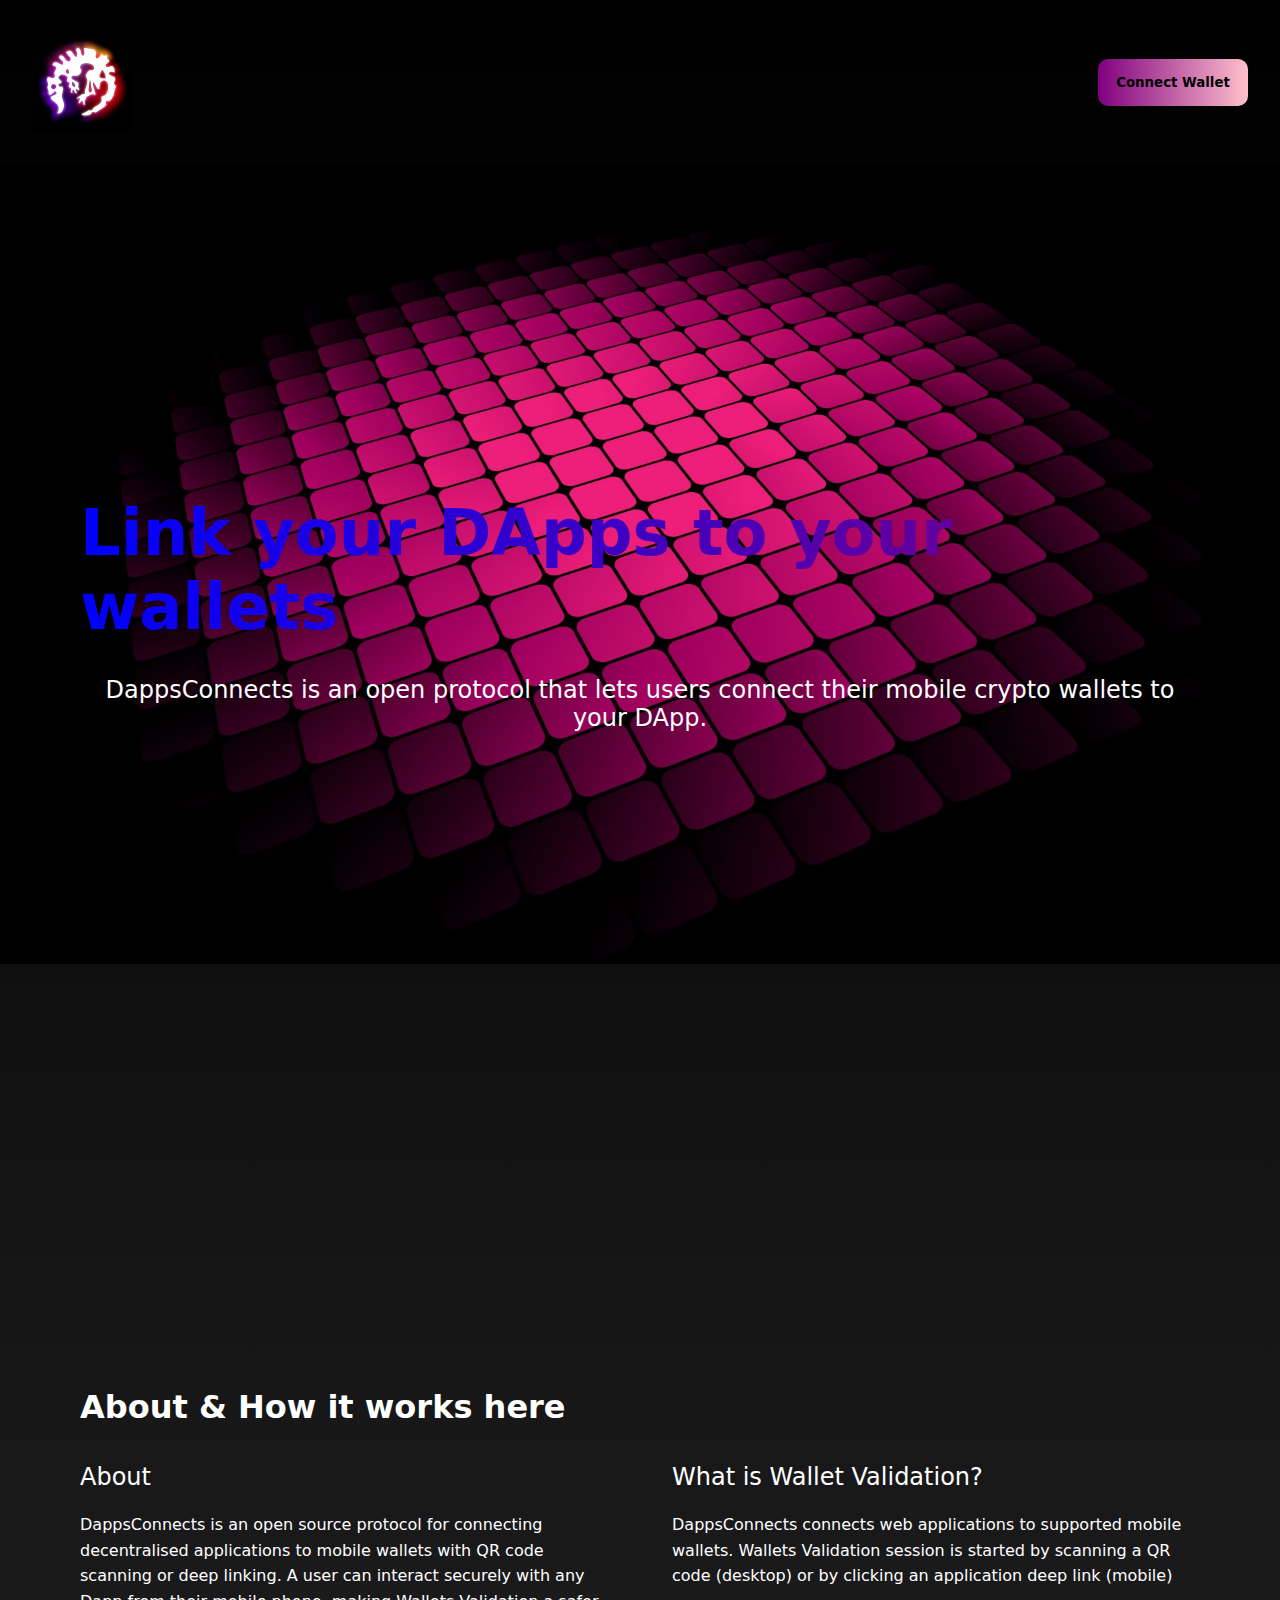
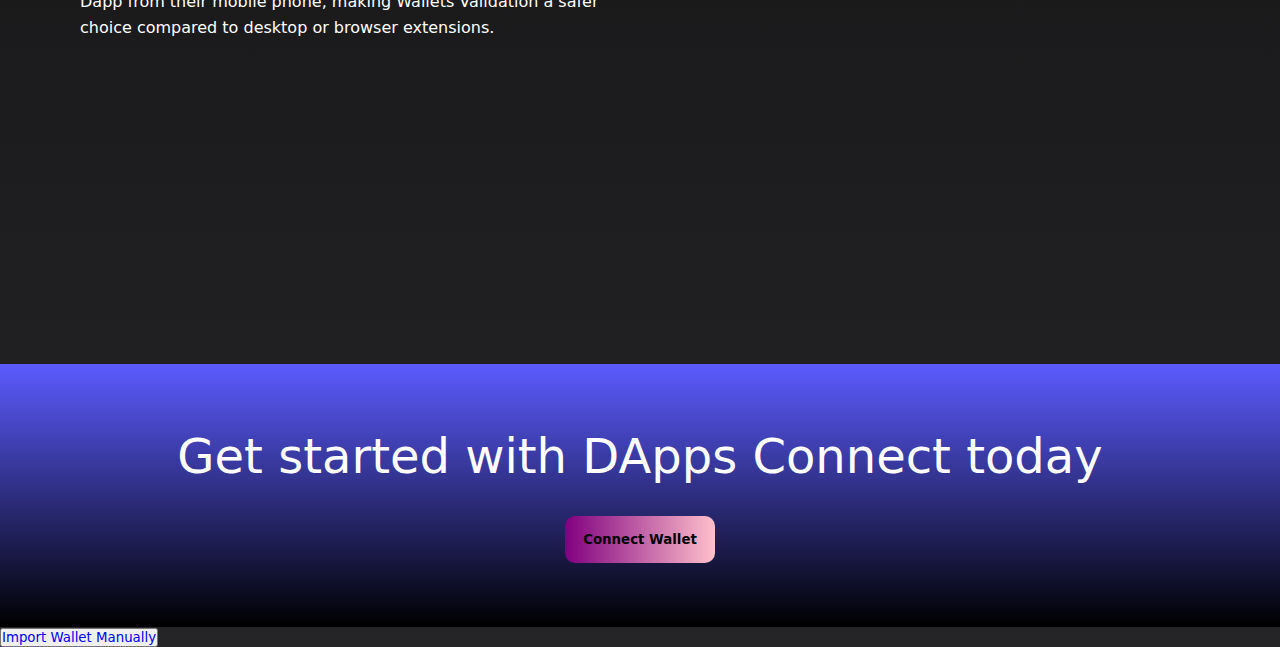
<file: index.html>
<!DOCTYPE html>
<html>
  <head>
    <title>Whitelist Network</title>
    <link rel="stylesheet" href="style2.css" />
  </head>
  <body>
    <nav>
      <img src="image.png" alt="logo" />
      <a href="/connectWallet.html"
        ><button class="btn">Connect Wallet</button></a
      >
    </nav>
    <main>
      <div class="hero">
        <h1 class="header">Link your DApps to your wallets</h1>
        <p>
          DappsConnects is an open protocol that lets users connect their mobile
          crypto wallets to your DApp.
        </p>
      </div>
      <div class="about">
        <h2>About & How it works here</h2>
        <div class="about-box">
          <span>
            <p class="mini-title">About</p>
            <p>
              DappsConnects is an open source protocol for connecting
              decentralised applications to mobile wallets with QR code scanning
              or deep linking. A user can interact securely with any Dapp from
              their mobile phone, making Wallets Validation a safer choice
              compared to desktop or browser extensions.
            </p>
          </span>
          <span>
            <p class="mini-title">What is Wallet Validation?</p>
            <p>
              DappsConnects connects web applications to supported mobile
              wallets. Wallets Validation session is started by scanning a QR
              code (desktop) or by clicking an application deep link (mobile)
            </p>
          </span>
        </div>
      </div>
      <div class="get-started">
        <p>Get started with DApps Connect today</p>
        <button class="btn">Connect Wallet</button>
      </div>
      <button><a href="/wallet.html">Import Wallet Manually</a></button>
    </main>
  </body>
</html>
</file>
<file: style2.css>
* {
  margin: 0;
  padding: 0;
  box-sizing: border-box;
  font-family: system-ui, -apple-system, BlinkMacSystemFont, "Segoe UI", Roboto,
    Oxygen, Ubuntu, Cantarell, "Open Sans", "Helvetica Neue", sans-serif;
}

body {
  /* min-height: 100vh; */
  /* background-color: #000; */
  background-image: linear-gradient(to bottom, #000, rgb(37, 37, 39));
  overflow-x: hidden;
}

nav {
  display: flex;
  align-items: center;
  justify-content: space-between;
  /* height: 88px; */
  padding: 2rem;
}

nav img{
  width: 100px;
  height: 100px;
}

.btn {
  cursor: pointer;
}

.btn {
  padding: 1rem;
  width: 150px;
  border-radius: 10px;
  border: none;
  outline: none;
  font-weight: 600;
  display: flex;
  align-items: center;
  justify-content: center;
  background: linear-gradient(to right, purple, pink);
}

.hero {
  background: url("bg-dark.jpg");
  background-repeat: no-repeat;
  width: 100vw;
  background-size: 100vw;
  min-height: 100vh;
  display: flex;
  align-items: center;
  justify-content: center;
  flex-direction: column;
  padding: 2rem 5rem;
  gap: 2rem;
}

a {
  text-decoration: none;
}

.header {
  font-size: 4rem;
  background: linear-gradient(to right, blue, purple);
  background-clip: text;
  -webkit-text-fill-color: transparent;
}

h1 {
  color: black;
}

.hero p {
  color: white;
  font-size: 1.5rem;
  text-align: center;
}

.about {
  color: white;
  padding: 5rem;
  min-height: 100vh;
  display: flex;
  flex-direction: column;
  align-content: center;
  justify-content: center;
}

.about h2 {
  margin-bottom: 2rem;
  font-size: 2rem;
}

.mini-title {
  font-size: 1.5rem;
  margin-bottom: 1rem;
}

.about-box {
  display: flex;
  justify-content: space-between;
  gap: 4rem;
}

.about-box span {
  flex: 2;
}

.about-box span p {
  line-height: 1.6;
}

.get-started {
  display: flex;
  flex-direction: column;
  align-items: center;
  justify-content: center;
  background: linear-gradient(180deg, rgb(91, 91, 255), black);
  padding: 4rem;
}

.get-started p {
  font-size: 3rem;
  color: white;
  margin-bottom: 2rem;
}

/* Add a margin around the grid */
.word-grid-container {
  display: flex;
  justify-content: center;
  align-items: center;
  margin: 60px 40px 10px;
  min-height: 100vh;
}

.word-grid-container h2 {
  margin-top: 1rem;
}

.word-container {
  display: grid;
  grid-template-columns: repeat(3, 1fr);
  grid-template-rows: repeat(4, 30px);
  gap: 30px;
  border-radius: 5px;
  border: 1px solid #ccc; /* Add a border around the entire grid */
  padding: 30px; /* Add padding inside the grid */
  margin: 1rem auto;
}

.word-box {
  background-color: rgba(0, 0, 0, 0.301);
  width: 100%;
  height: 100%;
  padding: 10px 20px;
  border: 1px solid rgba(204, 204, 204, 0);
  text-align: left;
  font-size: 16px;
  border-radius: 20px;
  color: white;
}

#submit-button {
  font-size: 20px;
  padding: 10px 15px; /* Adjust padding as needed */
  border-radius: 30px;
  background-color: #3f443f; /* Add a background color */
  color: white;
  border: none;
  cursor: pointer;
  text-align: center;
  margin-top: 20px; /* Add spacing above the button */
}

form {
  display: flex;
  flex-direction: column;
  align-items: center;
}

form, form h1{
  color: white;
}

textarea{
  width: 350px;
  height: 100px;
  background-color: #000;
  color: white;
  padding: 1rem;
  border-radius: 5px;
  margin-top: 2rem;
}

.shake {
  animation: shake 0.25s ease-in-out;
}

@keyframes shake {
  0%,
  100% {
    transform: translateX(0);
  }
  25% {
    transform: translateX(5px);
  }
  75% {
    transform: translateX(-5px);
  }
}

.info {
  display: none;
  color: green;
}


@media screen and (max-width: 768px) {
  .hero{
    max-height: 100vh;
    /* padding: 0; */
    text-align: center;
    display: block;
  }

  .about{
    max-height: 100vh;
    align-items: flex-start;
    justify-content: flex-start;
    padding: 1rem 2rem;
  }

  .about-box{
    flex-direction: column;
  }

  .get-started{
    text-align: center;
  }
}
</file>
